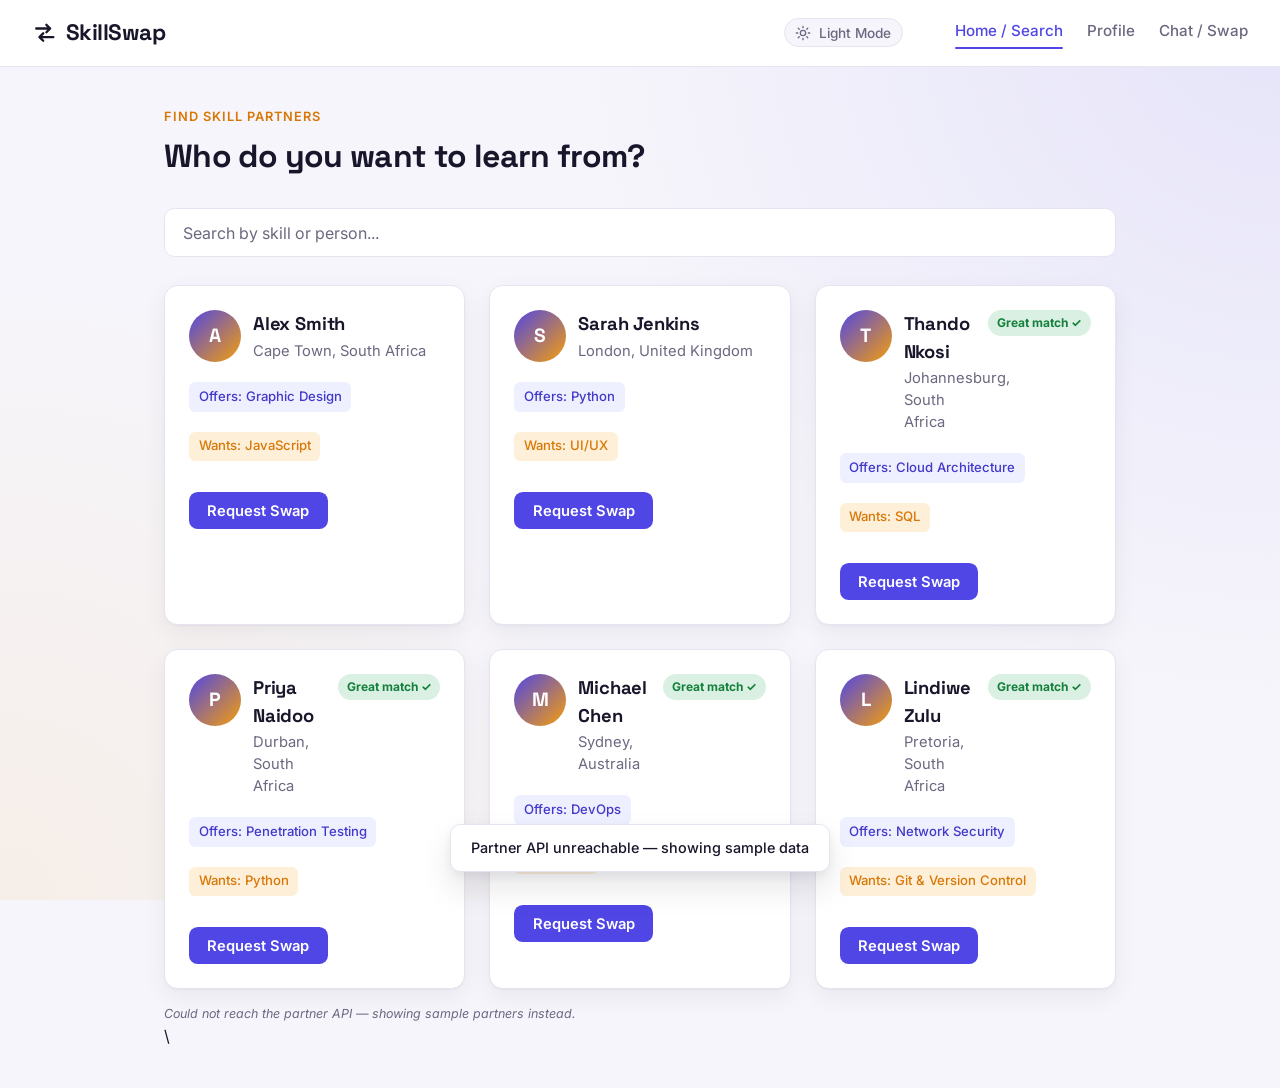
<file: project/index.html>
<!DOCTYPE html>
<html lang="en">
<head>
    <meta charset="UTF-8">
    <meta name="viewport" content="width=device-width, initial-scale=1.0">
    <title>SkillSwap - Peer-to-Peer Skill Exchange</title>
   <link rel="stylesheet" href="./styles/styles.css">
</head>
<body>

    <header>
        <div class="logo">
            <span class="logo-mark">
                <svg viewBox="0 0 24 24" fill="none" stroke="currentColor" stroke-width="2.2" stroke-linecap="round" stroke-linejoin="round">
                    <path d="M4 8h13M17 8l-3.5-3.5M17 8l-3.5 3.5"/>
                    <path d="M20 16H7M7 16l3.5-3.5M7 16l3.5 3.5"/>
                </svg>
            </span>
            SkillSwap
        </div>
        <div class="header-right">
            <button class="theme-toggle" id="themeToggle" onclick="toggleTheme()" aria-label="Toggle dark mode">
                <span class="icon" id="themeIcon"></span>
                <span id="themeLabel">Dark Mode</span>
            </button>
            <nav>
                <a onclick="switchView('home')" id="nav-home" class="active">Home / Search</a>
                <a onclick="switchView('profile')" id="nav-profile">Profile</a>
                <a onclick="switchView('swap')" id="nav-swap">Chat / Swap</a>
            </nav>
        </div>
    </header>

    <main>
     
        <section id="view-home" class="view active">
            <div class="eyebrow">Find Skill Partners</div>
            <h1>Who do you want to learn from?</h1>
            <input type="text" class="search-box" placeholder="Search by skill or person..." id="searchInput" oninput="filterSkills()">

            <div class="card-grid skeleton-grid" id="peopleLoading" style="display:grid;">
                <div class="card skeleton-card"></div>
                <div class="card skeleton-card"></div>
            </div>
            <div class="card-grid" id="skillsGrid"></div>
            <div class="empty-state" id="emptyState" style="display:none;">
                No one matches that search yet — try a different skill or name.
            </div>
            <p class="api-note" id="peopleApiNote">Loading partners...</p>
        </section>

      \
        <section id="view-profile" class="view">
            <div class="eyebrow">Your Profile</div>
            <h1>My Profile</h1>
            <div class="profile-section">
                <div class="profile-header">
                    <div class="avatar" id="profileAvatar">A</div>
                    <div>
                        <h3 id="profileName">Anodumo</h3>
                        <p style="color: var(--text-light);" id="profileTitle">Software Development &amp; Cybersecurity Student</p>
                    </div>
                </div>

                <h4>Skills Offered</h4>
                <div class="tag-list" id="offeredTags"></div>
                <div class="add-skill-row">
                    <input type="text" class="add-skill-input" id="addOfferedInput" placeholder="Add a skill you offer..."
                        onkeydown="if(event.key==='Enter') addSkill('offered','addOfferedInput')">
                    <button class="btn btn-small" onclick="addSkill('offered','addOfferedInput')">Add</button>
                </div>

                <h4>Skills Wanted</h4>
                <div class="tag-list" id="wantedTags"></div>
                <div class="add-skill-row">
                    <input type="text" class="add-skill-input" id="addWantedInput" placeholder="Add a skill you want to learn..."
                        onkeydown="if(event.key==='Enter') addSkill('wanted','addWantedInput')">
                    <button class="btn btn-small" onclick="addSkill('wanted','addWantedInput')">Add</button>
                </div>

                <h4>Connect GitHub</h4>
                <div class="add-skill-row">
                    <input type="text" class="add-skill-input" id="githubUsernameInput" placeholder="GitHub username...">
                    <button class="btn btn-small" onclick="fetchGithubProfile()">Connect</button>
                </div>
                <p class="github-status" id="githubStatus"></p>
                <div class="github-profile" id="githubProfile" style="display:none;"></div>
            </div>
        </section>

       
        <section id="view-swap" class="view">
            <div class="eyebrow">Active Exchange</div>
            <h1>Active Swap Sessions</h1>
            <div id="swapContainer"></div>
        </section>
    </main>

    <div class="toast" id="toast"></div>

   <script src="./scripts/scripts.js"></script>
</body>
</html>
</file>
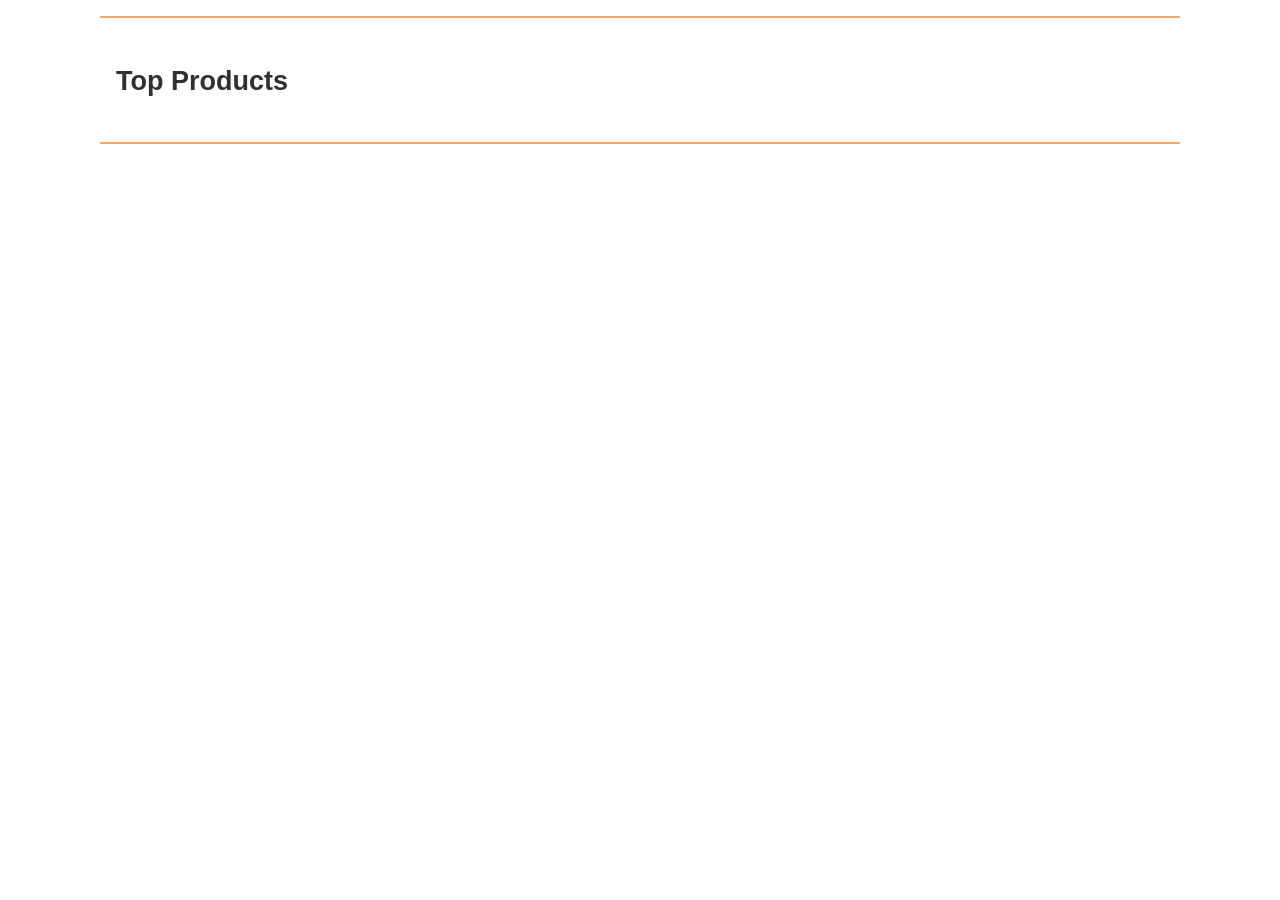
<file: src/product_listing/index.html>
<!DOCTYPE html>
<html lang="en">
<head>
  <meta charset="UTF-8" />
  <meta name="viewport" content="width=device-width, initial-scale=1.0" />
  <title>Sleep Outside | Product Listing</title>
  <link rel="stylesheet" href="../css/style.css" />
</head>
<body>
  <header class="divider"></header>
  <main>
    <section class="products">
      <h2>Top Products</h2>
      <ul class="product-list"></ul>
    </section>
  </main>
  <footer class="divider"></footer>
  <script type="module" src="../js/product-listing.js"></script>
</body>
</html>
</file>
<file: project/styles/styles.css>
@import url('https://fonts.googleapis.com/css2?family=Space+Grotesk:wght@500;600;700&family=Inter:wght@400;500;600;700&display=swap');

:root {
    /* Light theme */
    --primary: #4f46e5;
    --primary-dark: #4338ca;
    --accent: #f59e0b;
    --accent-dark: #d97706;
    --background: #f6f5fb;
    --surface: #ffffff;
    --surface-raised: #ffffff;
    --text: #18162a;
    --text-light: #6b6880;
    --border: #e6e4f0;
    --shadow: 0 1px 2px rgba(24, 22, 42, 0.04), 0 8px 24px rgba(24, 22, 42, 0.06);
    --shadow-hover: 0 4px 12px rgba(24, 22, 42, 0.06), 0 16px 32px rgba(24, 22, 42, 0.1);
    --success: #16a34a;
    --success-dark: #15803d;
    --tag-bg: #eef0ff;
    --tag-text: #4338ca;

    --transition-speed: 0.25s;
}

body.dark {
    --primary: #818cf8;
    --primary-dark: #a5b4fc;
    --accent: #fbbf24;
    --accent-dark: #f59e0b;
    --background: #100e1b;
    --surface: #1a1729;
    --surface-raised: #211d34;
    --text: #f1eefb;
    --text-light: #a29dc2;
    --border: #322c4a;
    --shadow: 0 1px 2px rgba(0, 0, 0, 0.2), 0 8px 24px rgba(0, 0, 0, 0.35);
    --shadow-hover: 0 4px 16px rgba(0, 0, 0, 0.3), 0 20px 40px rgba(0, 0, 0, 0.45);
    --success: #22c55e;
    --success-dark: #16a34a;
    --tag-bg: #262040;
    --tag-text: #b4b0f5;
}

* {
    box-sizing: border-box;
    margin: 0;
    padding: 0;
    font-family: 'Inter', system-ui, -apple-system, BlinkMacSystemFont, 'Segoe UI', Roboto, sans-serif;
}

html {
    color-scheme: light;
}
html:has(body.dark) {
    color-scheme: dark;
}

body {
    background-color: var(--background);
    color: var(--text);
    line-height: 1.5;
    transition: background-color var(--transition-speed) ease, color var(--transition-speed) ease;
    min-height: 100vh;
    background-image:
        radial-gradient(circle at 100% 0%, color-mix(in srgb, var(--primary) 10%, transparent) 0%, transparent 45%),
        radial-gradient(circle at 0% 100%, color-mix(in srgb, var(--accent) 8%, transparent) 0%, transparent 40%);
    background-attachment: fixed;
}

header {
    background-color: var(--surface);
    border-bottom: 1px solid var(--border);
    padding: 1rem 2rem;
    display: flex;
    justify-content: space-between;
    align-items: center;
    position: sticky;
    top: 0;
    z-index: 10;
    backdrop-filter: blur(8px);
    transition: background-color var(--transition-speed) ease, border-color var(--transition-speed) ease;
}

.logo {
    font-family: 'Space Grotesk', sans-serif;
    font-size: 1.4rem;
    font-weight: 700;
    color: var(--text);
    display: flex;
    align-items: center;
    gap: 0.5rem;
    letter-spacing: -0.02em;
}

.logo-mark {
    display: inline-flex;
    width: 1.6rem;
    height: 1.6rem;
    flex-shrink: 0;
}

.logo-mark svg {
    width: 100%;
    height: 100%;
}

.header-right {
    display: flex;
    align-items: center;
    gap: 1.75rem;
}

/* Dark mode toggle switch */
.theme-toggle {
    display: inline-flex;
    align-items: center;
    gap: 0.5rem;
    background: var(--background);
    border: 1px solid var(--border);
    border-radius: 999px;
    padding: 0.35rem 0.7rem 0.35rem 0.6rem;
    cursor: pointer;
    font-size: 0.85rem;
    font-weight: 500;
    color: var(--text-light);
    transition: all var(--transition-speed) ease;
}

.theme-toggle:hover {
    border-color: var(--primary);
    color: var(--text);
}

.theme-toggle .icon {
    width: 1rem;
    height: 1rem;
    display: inline-flex;
    align-items: center;
    justify-content: center;
}

.theme-toggle .icon svg {
    width: 100%;
    height: 100%;
    transition: transform var(--transition-speed) ease;
}

.theme-toggle:active .icon svg {
    transform: rotate(20deg) scale(0.9);
}

nav {
    display: flex;
    align-items: center;
}

nav a {
    margin-left: 1.5rem;
    text-decoration: none;
    color: var(--text-light);
    font-weight: 500;
    font-size: 0.95rem;
    cursor: pointer;
    position: relative;
    padding-bottom: 2px;
    transition: color var(--transition-speed) ease;
}

nav a::after {
    content: '';
    position: absolute;
    left: 0;
    right: 100%;
    bottom: -4px;
    height: 2px;
    background: var(--primary);
    border-radius: 2px;
    transition: right var(--transition-speed) ease;
}

nav a:hover {
    color: var(--text);
}

nav a.active {
    color: var(--primary);
}

nav a.active::after {
    right: 0;
}

main {
    max-width: 1000px;
    margin: 2.5rem auto;
    padding: 0 1.5rem;
}

.view {
    display: none;
}

.view.active {
    display: block;
    animation: fadeUp 0.35s ease;
}

@keyframes fadeUp {
    from { opacity: 0; transform: translateY(8px); }
    to { opacity: 1; transform: translateY(0); }
}

.eyebrow {
    font-size: 0.8rem;
    font-weight: 600;
    letter-spacing: 0.08em;
    text-transform: uppercase;
    color: var(--accent-dark);
    margin-bottom: 0.4rem;
}

h1 {
    font-family: 'Space Grotesk', sans-serif;
    margin-bottom: 1.75rem;
    font-size: 2rem;
    letter-spacing: -0.02em;
}

.search-box {
    width: 100%;
    padding: 0.85rem 1.1rem;
    font-size: 1rem;
    border: 1.5px solid var(--border);
    border-radius: 0.65rem;
    margin-bottom: 1.75rem;
    background: var(--surface);
    color: var(--text);
    transition: all var(--transition-speed) ease;
}

.search-box::placeholder {
    color: var(--text-light);
}

.search-box:focus {
    outline: none;
    border-color: var(--primary);
    box-shadow: 0 0 0 3px color-mix(in srgb, var(--primary) 18%, transparent);
}

.card-grid {
    display: grid;
    grid-template-columns: repeat(auto-fill, minmax(300px, 1fr));
    gap: 1.5rem;
}

.card {
    background: var(--surface);
    border: 1px solid var(--border);
    border-radius: 0.85rem;
    padding: 1.5rem;
    box-shadow: var(--shadow);
    transition: transform var(--transition-speed) ease, box-shadow var(--transition-speed) ease, border-color var(--transition-speed) ease, background-color var(--transition-speed) ease;
}

.card:hover {
    transform: translateY(-3px);
    box-shadow: var(--shadow-hover);
    border-color: color-mix(in srgb, var(--primary) 35%, var(--border));
}

.card h3 {
    font-family: 'Space Grotesk', sans-serif;
    margin-bottom: 0.75rem;
    font-size: 1.15rem;
    letter-spacing: -0.01em;
}

.card p {
    color: var(--text-light);
    font-size: 0.92rem;
    margin-top: 0.3rem;
}

.exchange-row {
    display: flex;
    align-items: center;
    gap: 0.6rem;
    margin: 0.85rem 0;
    flex-wrap: wrap;
}

.exchange-row .swap-icon {
    width: 1rem;
    height: 1rem;
    color: var(--text-light);
    flex-shrink: 0;
}

.tag {
    display: inline-block;
    background: var(--tag-bg);
    color: var(--tag-text);
    padding: 0.3rem 0.6rem;
    border-radius: 0.4rem;
    font-size: 0.82rem;
    font-weight: 500;
    margin-right: 0.4rem;
    margin-top: 0.4rem;
}

.tag.offer {
    background: var(--tag-bg);
    color: var(--tag-text);
}

.tag.want {
    background: color-mix(in srgb, var(--accent) 16%, var(--surface));
    color: var(--accent-dark);
}

.btn {
    background-color: var(--primary);
    color: white;
    border: none;
    padding: 0.6rem 1.15rem;
    border-radius: 0.55rem;
    cursor: pointer;
    font-weight: 600;
    font-size: 0.92rem;
    margin-top: 1.1rem;
    transition: all 0.15s ease;
    display: inline-flex;
    align-items: center;
    gap: 0.4rem;
}

.btn:hover {
    background-color: var(--primary-dark);
    transform: translateY(-1px);
    box-shadow: 0 4px 10px color-mix(in srgb, var(--primary) 35%, transparent);
}

.btn:active {
    transform: translateY(0);
}

.btn.success {
    background-color: var(--success);
}

.btn.success:hover {
    background-color: var(--success-dark);
    box-shadow: 0 4px 10px color-mix(in srgb, var(--success) 35%, transparent);
}

.status-pill {
    display: inline-flex;
    align-items: center;
    gap: 0.4rem;
    background: color-mix(in srgb, var(--accent) 16%, var(--surface));
    color: var(--accent-dark);
    font-size: 0.8rem;
    font-weight: 600;
    padding: 0.25rem 0.65rem;
    border-radius: 999px;
}

.status-pill::before {
    content: '';
    width: 6px;
    height: 6px;
    border-radius: 50%;
    background: var(--accent-dark);
}

.profile-section {
    background: var(--surface);
    padding: 2rem;
    border-radius: 0.85rem;
    border: 1px solid var(--border);
    box-shadow: var(--shadow);
    transition: background-color var(--transition-speed) ease, border-color var(--transition-speed) ease;
}

.profile-header {
    display: flex;
    align-items: center;
    gap: 1.1rem;
    margin-bottom: 1.5rem;
}

.avatar {
    width: 3.25rem;
    height: 3.25rem;
    border-radius: 50%;
    background: linear-gradient(135deg, var(--primary), var(--accent));
    display: flex;
    align-items: center;
    justify-content: center;
    color: white;
    font-family: 'Space Grotesk', sans-serif;
    font-weight: 700;
    font-size: 1.2rem;
    flex-shrink: 0;
}

.profile-section h3 {
    font-family: 'Space Grotesk', sans-serif;
    font-size: 1.3rem;
}

.profile-section h4 {
    margin-top: 1.5rem;
    margin-bottom: 0.25rem;
    font-size: 0.85rem;
    text-transform: uppercase;
    letter-spacing: 0.06em;
    color: var(--text-light);
    font-weight: 600;
}

.empty-state {
    text-align: center;
    padding: 3rem 1rem;
    color: var(--text-light);
}

@media (max-width: 640px) {
    header {
        padding: 1rem;
        flex-wrap: wrap;
        gap: 0.75rem;
    }
    .header-right {
        gap: 1rem;
        width: 100%;
        justify-content: space-between;
    }
    nav a {
        margin-left: 0;
    }
    main {
        margin: 1.5rem auto;
    }
}

@media (prefers-reduced-motion: reduce) {
    * {
        animation-duration: 0.001ms !important;
        transition-duration: 0.001ms !important;
    }
}

a:focus-visible, button:focus-visible, input:focus-visible {
    outline: 2px solid var(--primary);
    outline-offset: 2px;
}

/* ---- Match badge ---- */
.match-badge {
    flex-shrink: 0;
    background: color-mix(in srgb, var(--success) 16%, var(--surface));
    color: var(--success-dark);
    font-size: 0.75rem;
    font-weight: 700;
    padding: 0.25rem 0.55rem;
    border-radius: 999px;
    white-space: nowrap;
}

/* ---- Accepted status pill variant ---- */
.status-pill.accepted {
    background: color-mix(in srgb, var(--success) 16%, var(--surface));
    color: var(--success-dark);
}
.status-pill.accepted::before {
    background: var(--success-dark);
}

/* ---- Toast ---- */
.toast {
    position: fixed;
    left: 50%;
    bottom: 1.75rem;
    transform: translate(-50%, 1rem);
    background: var(--surface-raised);
    color: var(--text);
    border: 1px solid var(--border);
    box-shadow: var(--shadow-hover);
    padding: 0.75rem 1.25rem;
    border-radius: 0.65rem;
    font-size: 0.9rem;
    font-weight: 500;
    opacity: 0;
    pointer-events: none;
    transition: opacity 0.25s ease, transform 0.25s ease;
    z-index: 100;
}

.toast.visible {
    opacity: 1;
    transform: translate(-50%, 0);
}

/* ---- Editable profile tags ---- */
.tag-list {
    display: flex;
    flex-wrap: wrap;
    gap: 0.4rem;
}

.tag.removable {
    display: inline-flex;
    align-items: center;
    gap: 0.35rem;
    padding-right: 0.4rem;
}

.tag-remove {
    background: none;
    border: none;
    cursor: pointer;
    color: inherit;
    font-size: 1rem;
    line-height: 1;
    padding: 0;
    opacity: 0.6;
    transition: opacity 0.15s ease;
}

.tag-remove:hover {
    opacity: 1;
}

.add-skill-row {
    display: flex;
    gap: 0.5rem;
    margin-top: 0.75rem;
    max-width: 420px;
}

.add-skill-input {
    flex: 1;
    padding: 0.5rem 0.75rem;
    border: 1.5px solid var(--border);
    border-radius: 0.5rem;
    background: var(--background);
    color: var(--text);
    font-size: 0.88rem;
    transition: all var(--transition-speed) ease;
}

.add-skill-input::placeholder {
    color: var(--text-light);
}

.add-skill-input:focus {
    outline: none;
    border-color: var(--primary);
    box-shadow: 0 0 0 3px color-mix(in srgb, var(--primary) 18%, transparent);
}

.btn-small {
    margin-top: 0;
    padding: 0.5rem 0.9rem;
    font-size: 0.85rem;
}

/* ---- Chat thread ---- */
.chat-thread {
    margin-top: 1.1rem;
    border-top: 1px solid var(--border);
    padding-top: 1rem;
}

.chat-messages {
    max-height: 220px;
    overflow-y: auto;
    display: flex;
    flex-direction: column;
    gap: 0.5rem;
    margin-bottom: 0.85rem;
}

.chat-empty {
    color: var(--text-light);
    font-size: 0.88rem;
    font-style: italic;
}

.chat-message {
    display: flex;
    flex-direction: column;
    gap: 0.15rem;
    max-width: 75%;
    padding: 0.5rem 0.75rem;
    border-radius: 0.65rem;
    font-size: 0.88rem;
}

.chat-message.from-me {
    align-self: flex-end;
    background: color-mix(in srgb, var(--primary) 14%, var(--surface));
    border-bottom-right-radius: 0.2rem;
}

.chat-message.from-them {
    align-self: flex-start;
    background: var(--background);
    border: 1px solid var(--border);
    border-bottom-left-radius: 0.2rem;
}

.chat-author {
    font-size: 0.72rem;
    font-weight: 700;
    color: var(--text-light);
    text-transform: uppercase;
    letter-spacing: 0.04em;
}

.chat-input-row {
    display: flex;
    gap: 0.5rem;
}

.chat-input {
    flex: 1;
    padding: 0.55rem 0.8rem;
    border: 1.5px solid var(--border);
    border-radius: 0.5rem;
    background: var(--background);
    color: var(--text);
    font-size: 0.88rem;
    transition: all var(--transition-speed) ease;
}

.chat-input::placeholder {
    color: var(--text-light);
}

.chat-input:focus {
    outline: none;
    border-color: var(--primary);
    box-shadow: 0 0 0 3px color-mix(in srgb, var(--primary) 18%, transparent);
}

.chat-send {
    margin-top: 0;
    padding: 0.55rem 1rem;
    font-size: 0.85rem;
}

/* ---- Partner photo + place ---- */
.card-person {
    display: flex;
    align-items: flex-start;
    gap: 0.75rem;
    margin-bottom: 0.25rem;
}

.card-person > div:nth-child(2) {
    flex: 1;
    min-width: 0;
}

.card-person h3 {
    margin-bottom: 0.1rem;
}

.avatar-photo {
    width: 2.75rem;
    height: 2.75rem;
    border-radius: 50%;
    object-fit: cover;
    flex-shrink: 0;
    border: 2px solid var(--border);
}

.avatar-photo.large {
    width: 4rem;
    height: 4rem;
}

.person-place {
    font-size: 0.8rem;
    color: var(--text-light);
    margin-top: 0 !important;
}

.api-note {
    margin-top: 1rem;
    font-size: 0.78rem;
    color: var(--text-light);
    font-style: italic;
}

/* ---- Loading skeleton ---- */
.skeleton-card {
    height: 168px;
    position: relative;
    overflow: hidden;
    background: linear-gradient(90deg, var(--surface) 25%, var(--background) 37%, var(--surface) 63%);
    background-size: 400% 100%;
    animation: skeleton-pulse 1.4s ease infinite;
}

@keyframes skeleton-pulse {
    0% { background-position: 100% 50%; }
    100% { background-position: 0 50%; }
}

/* ---- GitHub connect ---- */
.github-status {
    font-size: 0.85rem;
    color: var(--text-light);
    margin-top: 0.6rem;
}

.github-status.error {
    color: #dc2626;
}

.github-profile {
    margin-top: 1.25rem;
    border-top: 1px solid var(--border);
    padding-top: 1.25rem;
}

.github-card {
    display: flex;
    gap: 1rem;
    align-items: flex-start;
    margin-bottom: 1.25rem;
}

.github-name {
    font-family: 'Space Grotesk', sans-serif;
    font-size: 1.05rem;
}

.github-handle {
    font-size: 0.85rem;
    color: var(--primary);
    text-decoration: none;
}

.github-handle:hover {
    text-decoration: underline;
}

.github-bio {
    font-size: 0.88rem;
    color: var(--text-light);
    margin-top: 0.4rem;
}

.github-stats {
    display: flex;
    flex-wrap: wrap;
    gap: 0.9rem;
    margin-top: 0.6rem;
    font-size: 0.82rem;
    color: var(--text-light);
}

.repo-grid {
    display: grid;
    grid-template-columns: repeat(auto-fill, minmax(220px, 1fr));
    gap: 0.85rem;
}

.repo-card {
    display: block;
    background: var(--background);
    border: 1px solid var(--border);
    border-radius: 0.6rem;
    padding: 0.85rem;
    text-decoration: none;
    color: var(--text);
    transition: all var(--transition-speed) ease;
}

.repo-card:hover {
    border-color: var(--primary);
    transform: translateY(-2px);
}

.repo-name {
    font-weight: 600;
    font-size: 0.9rem;
    margin-bottom: 0.25rem;
    color: var(--primary);
}

.repo-desc {
    font-size: 0.8rem;
    color: var(--text-light);
    margin-bottom: 0.5rem;
    display: -webkit-box;
    -webkit-line-clamp: 2;
    -webkit-box-orient: vertical;
    overflow: hidden;
}

.repo-meta {
    display: flex;
    align-items: center;
    gap: 0.5rem;
    flex-wrap: wrap;
}

.repo-stars {
    font-size: 0.78rem;
    color: var(--text-light);
}
</file>
<file: src/css/style.css>
:root {
  --font-body: Arial, Helvetica, sans-serif;
  --font-headline: Haettenschweiler, "Arial Narrow Bold", sans-serif;

  --primary-color: #f0a868;
  --secondary-color: #525b0f;
  --tertiary-color: #8a470c;
  --light-grey: #d0d0d0;
  --dark-grey: #303030;


  --font-base: 18px;
  --small-font: 0.8em;
  --large-font: 1.2em;
}

* {
  margin: 0;
  padding: 0;
  box-sizing: border-box;
}


body {
  font-family: var(--font-body);
  font-size: var(--font-base);
  color: var(--dark-grey);
}
.product-card {
  position: relative; 
}

.product-card img {
  max-width: 100%;
  height: auto;
  object-fit: contain;
  display: block;
}
.product-detail img {
  max-width: 100%;
  height: auto;
  object-fit: contain;
  display: block;
}

.discount-badge {
  position: absolute;
  top: 10px;
  right: 10px;
  background-color: #ff4500; 
  color: white;
  padding: 5px 10px;
  font-weight: bold;
  font-size: 0.8rem;
  border-radius: 4px;
  z-index: 1;
}
img {
  max-width: 100%;
}

header {
  display: flex;
  justify-content: space-between;
  padding: 0.5rem;
}

p {
  padding: 0.75rem;
}

.logo {
  line-height: 60px;
  width: 245px;
  overflow: hidden;
  display: flex;
  font-size: 30px;
  text-align: right;
  font-family: var(--font-headline);
}

.logo img {
  width: 60px;
  height: 60px;
}

.logo a {
  text-decoration: none;
  color: var(--font-body);
}

.hero {
  position: relative;
}

.hero .logo {
  position: absolute;
  left: calc(50% - 60px);
  bottom: -15px;
  background-color: white;
}

.logo--square {
  font-size: var(--small-font);
  width: 110px;
  height: 80px;

  flex-direction: column;
  align-items: flex-end;
  box-shadow: 1px 1px 4px var(--light-grey);
  justify-content: center;
  align-items: center;
  line-height: 1;
}

.logo--square img {
  width: 90px;
  height: 90px;
  margin-top: -1.3em;
}

.logo--square > div {
  margin-top: -1.7em;
}

/* utility classes */
.highlight {
  color: var(--tertiary-color);
}

button {
  padding: 0.5em 2em;
  background-color: var(--secondary-color);
  color: white;
  margin: auto;
  display: block;
  border: 0;
  font-size: var(--large-font);
  cursor: pointer;
}

.divider {
  border-bottom: 2px solid var(--primary-color);
}

/* End utility classes */

/* Cart icon styles */
.cart {
  padding-top: 1em;
  position: relative;
  text-align: center;
}

.cart svg {
  width: 25px;
}

.cart:hover svg {
  fill: gray;
}

/* End cart icon styles */

.mission {
  position: absolute;
  top: 1rem;
  left: 0;
  right: 0;
  line-height: 1.3;
  width: 100%;
  background-color: var(--dark-grey);
  color: var(--light-grey);
  opacity: 0.8;
}

.mission p {
  margin: 0 auto;
  width: 50%;
  text-align: center;
}

.products {
  margin-top: 2rem;
  padding: 1rem;
}

.product-list {
  display: flex;
  flex-flow: row wrap;
  list-style-type: none;
  justify-content: center;
}

.product-list a {
  text-decoration: none;
  color: var(--dark-grey);
}

/* Styles for product lists */
.product-card {
  flex: 1 1 45%;
  margin: 0.25em;
  padding: 0.5em;
  border: 1px solid var(--light-grey);
  max-width: 250px;
}

.product-card h2,
.product-card h3,
.product-card p {
  margin: 0.5em 0;
}

.card__brand {
  font-size: var(--small-font);
}

.card__name {
  font-size: 1em;
}

/* End product list card */

.product-detail {
  padding: 1em;
  max-width: 500px;
  margin: auto;
}

.product-detail img {
  width: 100%;
}

/* Start cart list card styles */
.cart-card {
  display: grid;
  grid-template-columns: 25% auto 15%;
  font-size: var(--small-font);
  /* max-height: 120px; */
  align-items: center;
}

.cart-card__image {
  grid-row: 1/3;
  grid-column: 1;
}

.cart-card p {
  margin-top: 0;
}

.cart-card .card__name {
  grid-row: 1;
  grid-column: 2;
}

.cart-card__color {
  grid-row: 2;
  grid-column: 2;
}

.cart-card__quantity {
  grid-row: 1;
  grid-column: 3;
}

.cart-card__price {
  grid-row: 2;
  grid-column: 3;
}

@media screen and (min-width: 500px) {
  body {
    max-width: 1080px;
    margin: auto;
  }

  .mission {
    font-size: 1.2em;
  }

  .cart-card {
    font-size: inherit;
    grid-template-columns: 150px auto 15%;
  }
}

footer {
  font-size: var(--small-font);
  padding: 1em;
}
</file>
